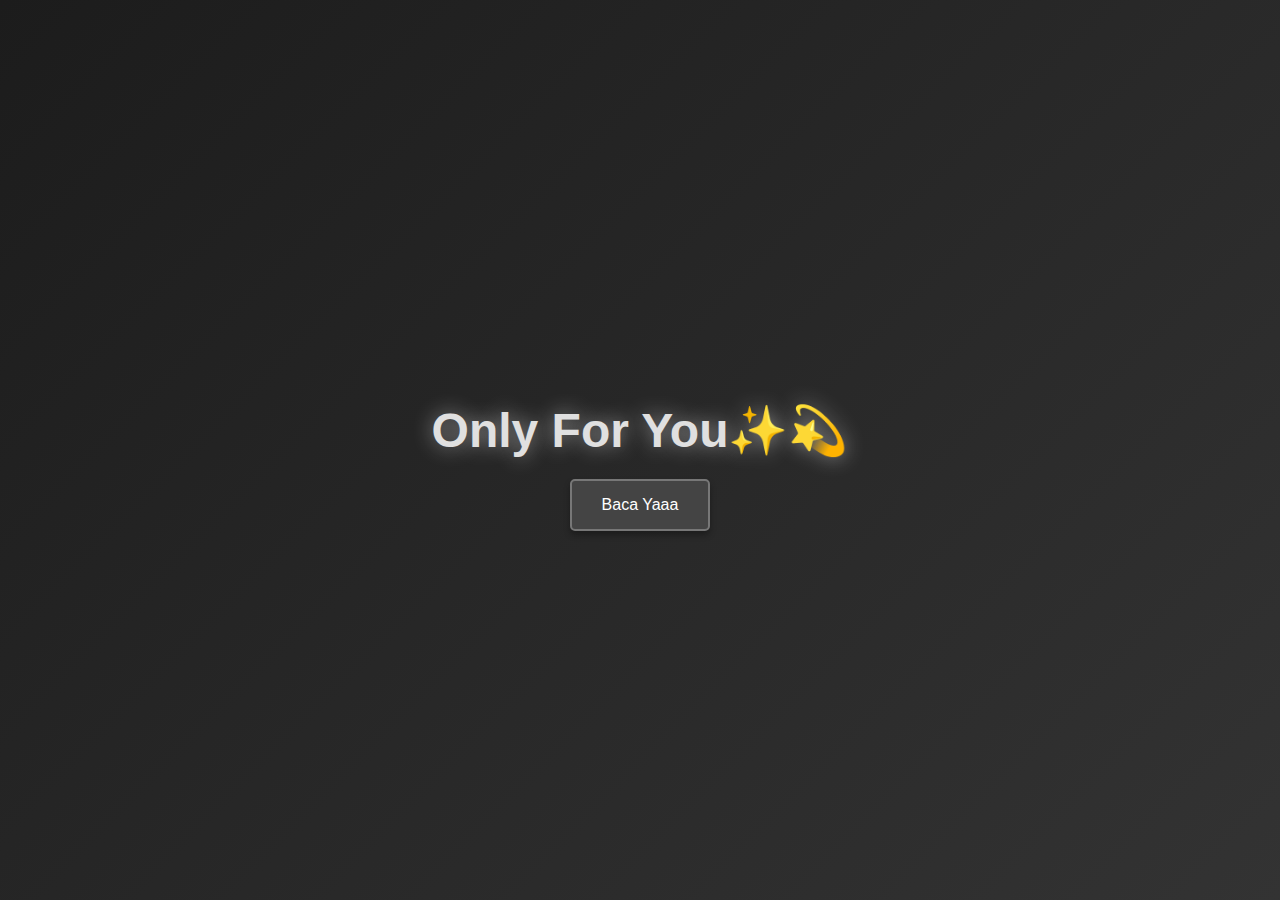
<file: index.html>
<!DOCTYPE html>
<html lang="en">
<head>
    <meta charset="UTF-8">
    <meta name="viewport" content="width=device-width, initial-scale=1.0">
    <title>Teman Terbaik</title>
    <style>
        body {
            margin: 0;
            padding: 0;
            display: flex;
            justify-content: center;
            align-items: center;
            height: 100vh;
            background: linear-gradient(135deg, #1c1c1c, #333);
            font-family: 'Arial', sans-serif;
            color: #ffffff;
            overflow: hidden;
        }

        .container {
            text-align: center;
            max-width: 80%;
            margin: 0 auto;
        }

        .heading {
            font-size: 3em;
            color: #e0e0e0;
            text-shadow: 0px 0px 20px rgba(255, 255, 255, 0.5);
            margin-bottom: 20px;
            animation: fadeIn 2s ease-in-out;
        }

        .reveal-button {
            background-color: #444;
            color: #fff;
            border: 2px solid #777;
            padding: 15px 30px;
            font-size: 1em;
            cursor: pointer;
            border-radius: 5px;
            transition: 0.3s ease;
            box-shadow: 0px 4px 6px rgba(0, 0, 0, 0.3);
        }

        .reveal-button:hover {
            background-color: #555;
            border-color: #999;
            transform: scale(1.05);
        }

        .modal {
            display: none;
            position: fixed;
            top: 0;
            left: 0;
            width: 100%;
            height: 100%;
            background-color: rgba(0, 0, 0, 0.8);
            justify-content: center;
            align-items: center;
            animation: fadeIn 0.8s ease;
        }

        .modal-content {
            background-color: #222;
            padding: 20px;
            border-radius: 10px;
            width: 150%; /* Lebar horizontal lebih besar */
            max-width: 1000px;
            color: #fff;
            font-size: 1.2em;
            position: relative;
            box-shadow: 0px 8px 15px rgba(0, 0, 0, 0.5);
            overflow: hidden;
        }

        .close-btn {
            position: absolute;
            top: 10px;
            right: 15px;
            font-size: 1.5em;
            cursor: pointer;
            color: #aaa;
            transition: 0.3s ease;
        }

        .close-btn:hover {
            color: #fff;
        }

        .message-text {
            margin-top: 10px;
            white-space: pre-wrap; /* Membungkus teks */
            overflow-wrap: break-word; /* Memastikan kata panjang tetap wrap */
        }

        .next-button {
            display: none;
            margin-top: 20px;
            background-color: #444;
            color: #fff;
            border: 2px solid #777;
            padding: 10px 20px;
            font-size: 1em;
            cursor: pointer;
            border-radius: 5px;
            transition: 0.3s ease;
            box-shadow: 0px 4px 6px rgba(0, 0, 0, 0.3);
        }

        .next-button:hover {
            background-color: #555;
            border-color: #999;
            transform: scale(1.05);
        }

        @keyframes fadeIn {
            from { opacity: 0; }
            to { opacity: 1; }
        }
    </style>
</head>
<body>
    <div class="container">
        <h1 class="heading">Only For You✨💫</h1>
        <button class="reveal-button" onclick="showMessage()">Baca Yaaa</button>
        <div class="modal" id="messageModal">
            <div class="modal-content">
                <span class="close-btn" onclick="closeMessage()">&times;</span>
                <p class="message-text" id="messageText"></p>
                <button class="next-button" id="nextButton" onclick="showNextMessage()">Next</button>
            </div>
        </div>
    </div>
    <script>
        const firstMessage = "kita ga cocok, tapi aku maksain cocok. kita ga sefrekuensi, tapi aku maksain sefrekuensi. aku ga pernah punya topik atau mungkin susah banget buat nyari topik, tapi aku maksain. sebenernya aku dah sadar dari awal si, dari awal kita main di ayunan juga aku uda sadar kaya 'aku sama dia ga cocok', tapi aku ga bakal maksa kalau bukan karna aku nyaman atau emang pengen deket atau main sama kamu (malu anjay), apaya, pengen ngomong apaya, padahal uda ada coi kata kata nya, tapi tiba tiba banget gitu lupa, ngomong apa aja lah ya, yang pengen di omongin, apayaaa, nih ya, aku terbuka nih sama kamu, hemm, tentang terbuka sama kamu, sebenernya aku mau ko terbuka sama kamu, mau banget malah, kaya aku mau nyeritain di saat aku lagi sedih, aku mau nyeritain di saat aku seneng, aku mau nyeritain semuanya di setiap kondisi aku (anjay, gila malu banget), ya, pokonya aku mau terbuka dan nyeritain semua yang lagi aku alamin, cuman ya, ada satu hal yang bikin aku belum bisa terbuka sama kamu, hal kecil si, tapi ya gitulah, nih ya, aku keluarin unek unek aku juga ya, terbuka ni aku ni, kamu inget ga? yang kata kita lagi diem diem an, hari jum'at, abis beauty class, itu aku lagi sama si sabrina, trus, sabrina suruh karin kesini, ketempat aku sama sabrina, suruh tarik gitu, yauda kan, aku juga ga betah diem diem an kaya gini terus, aku samperin lah kamu, trus kamu bilang 'gausa sokab', itu kaya langsung 'anjayy,ini serius dia ngomong gituu,gila gila', kaya, iya si, aku salah, knapa juga aku tiba tiba sokab, tapi kan aku sokab ya, aku cape juga diem gajelas, aku tau aku egois, ya karna aku tau and sadar kalo aku egois, aku turunin dengan aku sokab, tapi malah di jawab gituu,yauda jadikan kaya, aku juga bingung harus masang muka kaya gimana, disisi lain aku emang salah, tapi disisi lain juga aku kaya 'anjing, dia mikir gasi ngomong gitu, dia sadar gasi', gitu coi, tapi yaudalah, aku yagitu, trus malemnya nih ya,aku sama sabrina nongkrong, trus kita liat kamu, ya karna kita biasanya nongkrong betiga, yaudala, kita ngajak kamu, aku bilang 'eh, karin, sini nongkrong', trus kamu mala jawab 'ngapain? kan gada yang mau di omongin', itu sumpa, itu ma kaya, 'anjing, gila coi, ni anak kenapa', biasanya kita nongkrong juga ga ngomongin apa apa, tapi seru seru aja, bagi aku si, serunya bukan karna aku ngobrol sama sabrina doang ko, ya seru karna ada kamu juga, biasanya juga kita ngerendem betiga, seru ko, kaya 'aku ga bakal ngajak, kalo bukan karna aku nyaman deket ma kamu anjay, kaya, apasii',";
        const secondMessage = `na abistu, ya, udala, gitu intinya. biasanya kalo ada pertemanan yang ga cocok atau ga sefrekuensi, ga bakal betahan lama, makanya aku maksain, karna aku gamau cuma karna ga cocok atau ga sefrekuensi masa kita ga temenan lagi, oiya, yang tentang, gabalik pas holakoh, aku mau ko balik, mau banget coi malahan, cuma, pas aku mau balik tu, kamu lagi ngobrol sama kanza, atau keysha, atau qonita, atau yang lain, sebenernya aku its oke (anjay, da ke apaan tau), cuma kalo aku balik, kamu lagi ngobrol, aku jadi kaya ga nyaman, maksudnya jadi gimana gimana gitu loh, karna, kamu sama mereka seru banget, tapi kamu sama aku malah kaya murung mulu gitu lo anjayy, ya aku jadi ga enak la,maksudnya kaya, yagituu, trus, perna, kamu lagi ga ngobrol sama siapa siapa, aku gamau balik karna, anjay,ngerti la, jadi kadang tu kalo aku ngeliat kamu asik ngobrol ama yang lain, yang aku pikirin tu kaya cuma 'anjir, se ga cocok itu kah??', gitu anjayy, uda si itu ajaa, aku harap ke ga cocokan kita atau ke ga sefrekuensi an kita ga bikin pertemanan kita ini jadi suatu halangan, btw aku nulis ini mikir panjang dulu anjay, karna mikir respon kamu bakal gimana, pasti abis baca ini kamu jadi kaya 'apasi anjai ni orang', pasti kamu kaya risih ato ilfeel gitu kan??, gatau sii, dalah, intinya gitu, bingung gitu loh, nutupnya gimana, yauda, dadahhh👋🏻✨`;

        let index = 0;
        const typingSpeed = 50; // Kecepatan mengetik dalam milidetik

        function typeMessage(message, elementId, callback) {
            const messageText = document.getElementById(elementId);
            if (index < message.length) {
                messageText.textContent += message.charAt(index);
                index++;
                setTimeout(() => typeMessage(message, elementId, callback), typingSpeed);
            } else if (callback) {
                callback();
            }
        }

        function showMessage() {
            document.getElementById("messageModal").style.display = "flex";
            index = 0; // Reset indeks
            document.getElementById("messageText").textContent = ""; // Kosongkan teks
            document.getElementById("nextButton").style.display = "none"; // Sembunyikan tombol Lanjut
            typeMessage(firstMessage, "messageText", () => {
                document.getElementById("nextButton").style.display = "block"; // Tampilkan tombol Lanjut
            });
        }

        function showNextMessage() {
            index = 0; // Reset indeks
            document.getElementById("messageText").textContent = ""; // Kosongkan teks
            document.getElementById("nextButton").style.display = "none"; // Sembunyikan tombol Lanjut
            typeMessage(secondMessage, "messageText");
        }

        function closeMessage() {
            document.getElementById("messageModal").style.display = "none";
        }
    </script>
</body>
</html>
</file>
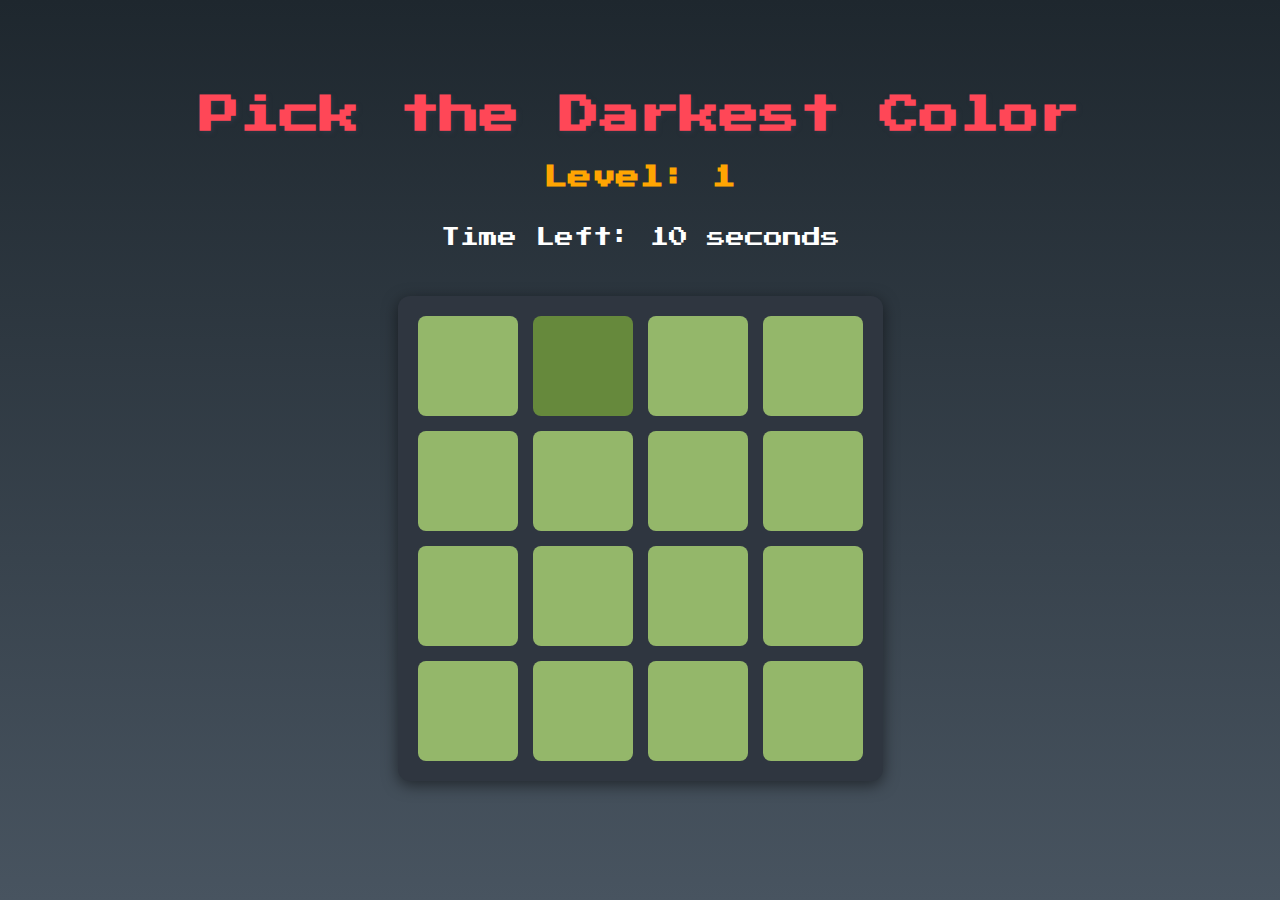
<file: new.html>
<!DOCTYPE html>
<html lang="en">
<head>
  <meta charset="UTF-8">
  <meta name="viewport" content="width=device-width, initial-scale=1.0">
  <title>Pick the Darkest Color</title>
  <style>
    body {
      font-family: 'Press Start 2P', cursive;
      display: flex;
      flex-direction: column;
      justify-content: center;
      align-items: center;
      min-height: 100vh;
      margin: 0;
      background: linear-gradient(to bottom, #1e272e, #485460);
      color: #fff;
      text-align: center;
      overflow: hidden;
    }

    h1 {
      font-size: 2.5rem;
      color: #ff4757;
      text-shadow: 2px 2px 4px #2f3542;
      margin-bottom: 10px;
    }

    h2 {
      font-size: 1.5rem;
      color: #ffa502;
    }

    p {
      font-size: 1.2rem;
    }

    .grid {
      display: grid;
      grid-template-columns: repeat(4, 1fr);
      gap: 15px;
      margin: 30px auto;
      background: #2f3640;
      padding: 20px;
      border-radius: 12px;
      box-shadow: 0 4px 15px rgba(0, 0, 0, 0.5);
    }

    .color-box {
      width: 100px;
      height: 100px;
      border-radius: 8px;
      cursor: pointer;
      transition: transform 0.2s ease, box-shadow 0.2s ease;
    }

    .color-box:hover {
      transform: scale(1.2);
      box-shadow: 0 0 10px rgba(255, 255, 255, 0.7);
    }

    #message {
      margin-top: 20px;
      font-size: 1.5rem;
      color: #ff6b81;
    }

    button {
      margin-top: 15px;
      background-color: #3742fa;
      color: #fff;
      border: none;
      padding: 10px 25px;
      font-size: 1.2rem;
      cursor: pointer;
      border-radius: 5px;
      box-shadow: 0 3px 8px rgba(0, 0, 0, 0.5);
      transition: transform 0.3s ease, background-color 0.3s ease;
    }

    button:hover {
      transform: scale(1.1);
      background-color: #5352ed;
    }

    #next-level-box {
  display: none; /* Awalnya disembunyikan */
  position: absolute;
  top: 50%;
  left: 50%;
  transform: translate(-50%, -50%);
  background-color: rgba(0, 0, 0, 0.8); /* Tambahkan latar belakang gelap semi-transparan (opsional) */
  padding: 20px;
  border-radius: 10px;
  text-align: center;
}

#next-level-box button {
  padding: 10px 20px;
  font-size: 18px;
  color: white;
  background-color: #4caf50; /* Hijau */
  border: none;
  border-radius: 5px;
  cursor: pointer;
}

#next-level-box button:hover {
  background-color: #45a049; /* Warna hijau lebih gelap saat hover */
}

  </style>
  <link href="https://fonts.googleapis.com/css2?family=Press+Start+2P&display=swap" rel="stylesheet">
</head>
<body>
  <h1>Pick the Darkest Color</h1>
  <h2>Level: <span id="level">1</span></h2>
  <p>Time Left: <span id="timer">10</span> seconds</p>
  <div class="grid" id="grid"></div>
  <div id="message"></div>
  <button id="restart" style="display: none;">Restart</button>
  
  <div id="next-level-box">
    <button onclick="window.location.href='index.html'">Lanjut</button>
  </div>

  <audio id="background-sound" src="https://freesound.org/data/previews/566/566847_11663453-lq.mp3" loop></audio>
  <audio id="correct-sound" src="https://freesound.org/data/previews/522/522104_10568751-lq.mp3"></audio>
  <audio id="wrong-sound" src="https://freesound.org/data/previews/522/522117_10568751-lq.mp3"></audio>
  <audio id="win-sound" src="https://freesound.org/data/previews/522/522108_10568751-lq.mp3"></audio>
  <audio id="click-sound" src="https://freesound.org/data/previews/523/523273_10568751-lq.mp3"></audio>

  <script>
    const grid = document.getElementById("grid");
    const levelDisplay = document.getElementById("level");
    const timerDisplay = document.getElementById("timer");
    const message = document.getElementById("message");
    const restartButton = document.getElementById("restart");
    const nextLevelBox = document.getElementById("next-level-box");

    const backgroundSound = document.getElementById("background-sound");
    const correctSound = document.getElementById("correct-sound");
    const wrongSound = document.getElementById("wrong-sound");
    const winSound = document.getElementById("win-sound");
    const clickSound = document.getElementById("click-sound");

    let level = 1;
    let timer;
    let timeLeft = 10;

    backgroundSound.volume = 0.3; // Set sound volume
    backgroundSound.play();

    function generateRandomColor() {
      const r = Math.floor(Math.random() * 256);
      const g = Math.floor(Math.random() * 256);
      const b = Math.floor(Math.random() * 256);
      return { r, g, b };
    }

    function generateColorString({ r, g, b }) {
      return `rgb(${r}, ${g}, ${b})`;
    }

    function adjustColor({ r, g, b }, adjustment) {
      return { 
        r: Math.max(r - adjustment, 0), 
        g: Math.max(g - adjustment, 0), 
        b: Math.max(b - adjustment, 0) 
      };
    }

    function startGame() {
      grid.innerHTML = "";
      message.textContent = "";
      restartButton.style.display = "none";
      nextLevelBox.style.display = "none";

      const baseColor = generateRandomColor();
      const adjustment = Math.max(5, 50 - level * 4);
      const darkerColor = adjustColor(baseColor, adjustment);

      const totalBoxes = 16;
      const darkBoxIndex = Math.floor(Math.random() * totalBoxes);

      for (let i = 0; i < totalBoxes; i++) {
        const box = document.createElement("div");
        box.classList.add("color-box");
        box.style.backgroundColor = i === darkBoxIndex ? generateColorString(darkerColor) : generateColorString(baseColor);

        box.addEventListener("click", () => {
          clickSound.play();
          if (i === darkBoxIndex) {
            handleCorrect();
          } else {
            handleGameOver();
          }
        });

        grid.appendChild(box);
      }

      startTimer();
    }

    function startTimer() {
      clearInterval(timer);
      timeLeft = 10 - Math.floor(level / 2);
      timerDisplay.textContent = timeLeft;

      timer = setInterval(() => {
        timeLeft--;
        timerDisplay.textContent = timeLeft;

        if (timeLeft <= 0) {
          clearInterval(timer);
          handleGameOver();
        }
      }, 1000);
    }

    function handleCorrect() {
      clearInterval(timer);
      correctSound.play();
      if (level === 10) {
        winSound.play();
        message.textContent = "🎉 Congratulations! You completed all levels!";
        nextLevelBox.style.display = "block";
      } else {
        level++;
        levelDisplay.textContent = level;
        startGame();
      }
    }

    function handleGameOver() {
      clearInterval(timer);
      wrongSound.play();
      message.textContent = "❌ Game Over! Time's up or wrong color!";
      restartButton.style.display = "block";
    }

    restartButton.addEventListener("click", () => {
      level = 1;
      levelDisplay.textContent = level;
      startGame();
    });

    startGame();
  </script>
</body>
</html>
</file>
